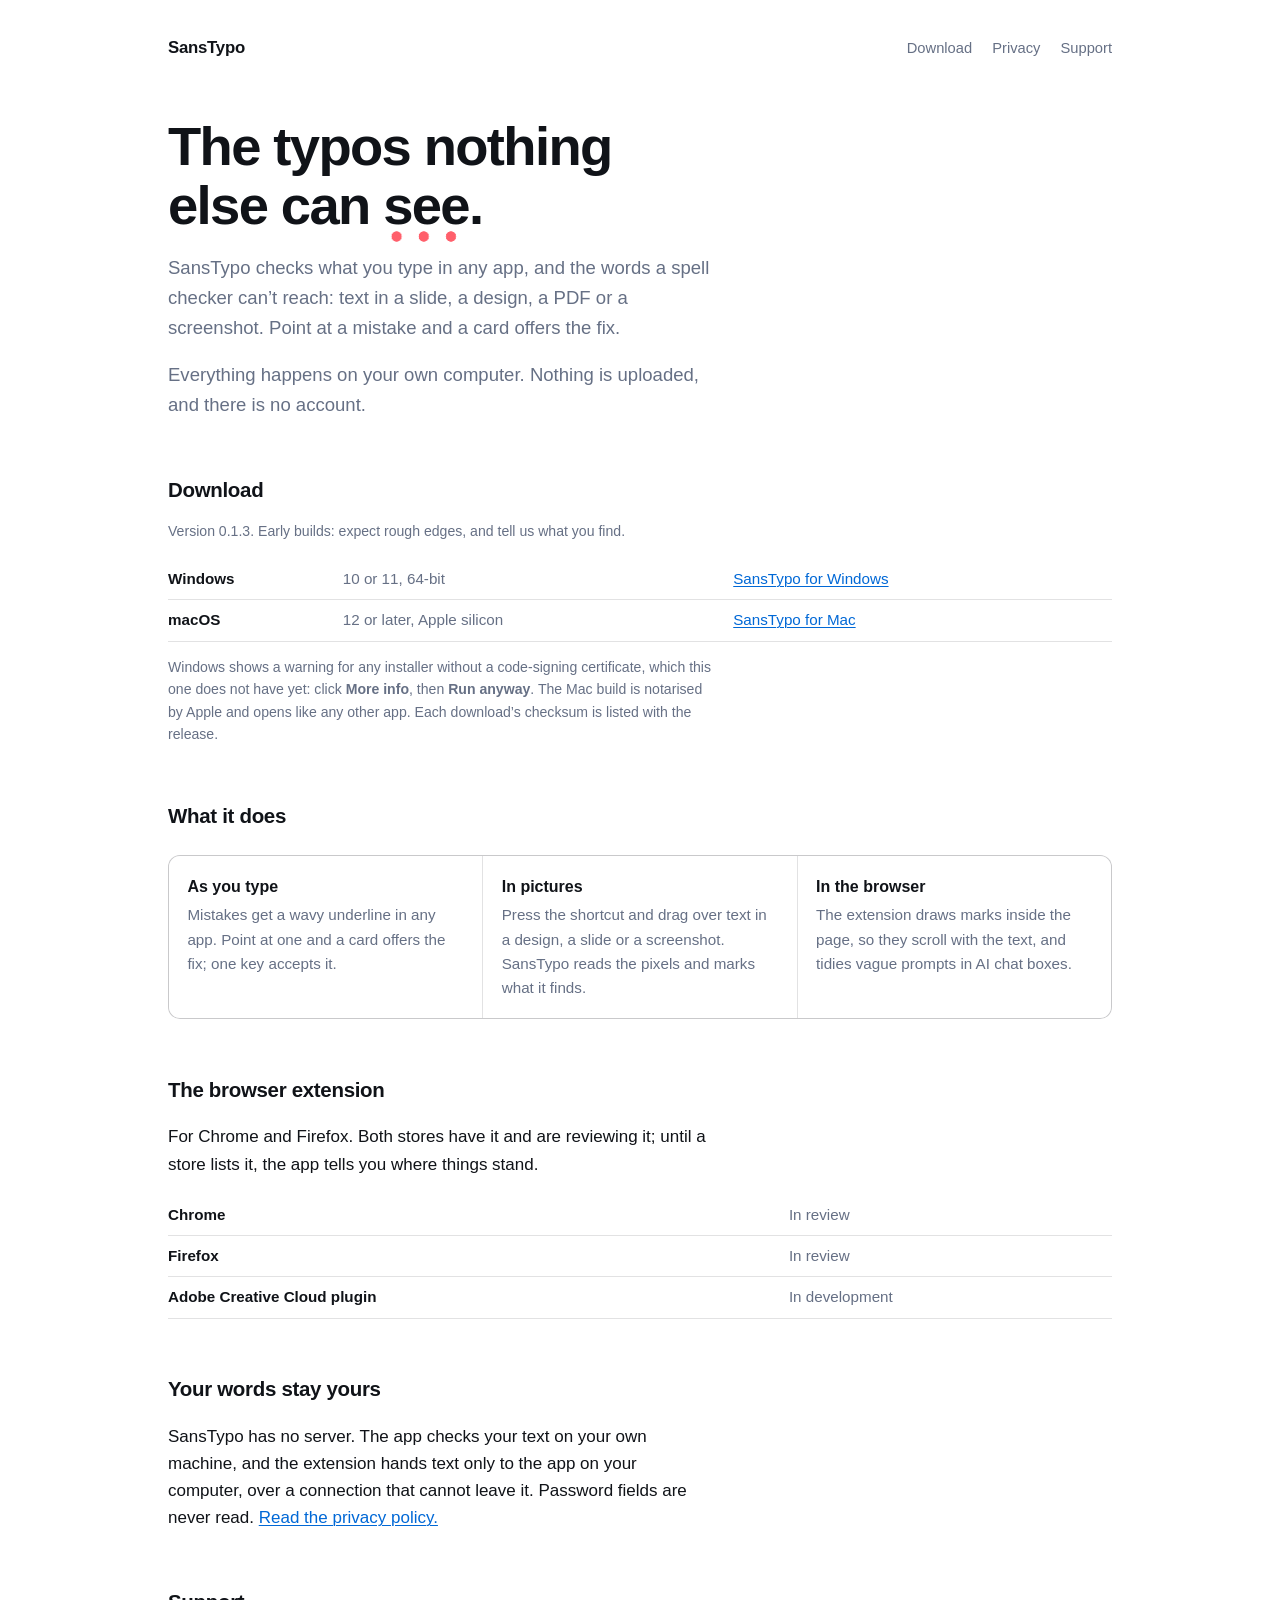
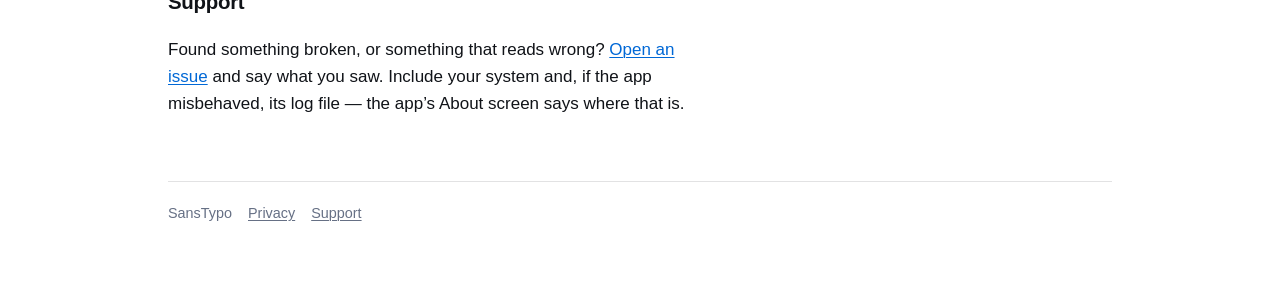
<file: index.html>
<!doctype html>
<html lang="en">
  <head>
    <meta charset="utf-8" />
    <meta name="viewport" content="width=device-width, initial-scale=1" />
    <title>SansTypo</title>
    <meta name="description" content="SansTypo marks spelling and grammar mistakes in the text field you are typing in, in any app, and fixes them with a click. Everything runs on your own computer." />
    <link rel="stylesheet" href="style.css" />
  </head>
  <body>
    <div class="page">
      <header class="top">
        <span class="word"><b>SansTypo</b></span>
        <nav>
          <a href="#get">Download</a>
          <a href="privacy.html">Privacy</a>
          <a href="#support">Support</a>
        </nav>
      </header>

      <h1>The typos nothing else can <span class="slip">see</span>.</h1>
      <p class="lead">
        SansTypo checks what you type in any app, and the words a spell checker can’t reach: text in a slide, a design, a PDF or a screenshot. Point at a
        mistake and a card offers the fix.
      </p>
      <p class="lead">Everything happens on your own computer. Nothing is uploaded, and there is no account.</p>

      <h2 id="get">Download</h2>
      <p class="note">Version 0.1.3. Early builds: expect rough edges, and tell us what you find.</p>
      <table>
        <tr>
          <th>Windows</th>
          <td class="state">10 or 11, 64-bit</td>
          <td><a href="https://github.com/waheedbolen/sanstypo-site/releases/download/v0.1.3/SansTypo-0.1.3-windows-x64.zip">SansTypo for Windows</a></td>
        </tr>
        <tr>
          <th>macOS</th>
          <td class="state">12 or later, Apple silicon</td>
          <td><a href="https://github.com/waheedbolen/sanstypo-site/releases/download/v0.1.3/SansTypo_0.1.3_aarch64.dmg">SansTypo for Mac</a></td>
        </tr>
      </table>
      <p class="note">
        Windows shows a warning for any installer without a code-signing certificate, which this one does not have yet: click <b>More info</b>, then
        <b>Run anyway</b>. The Mac build is notarised by Apple and opens like any other app. Each download’s checksum is listed with the release.
      </p>

      <h2>What it does</h2>
      <div class="grid three">
        <div class="cell">
          <h3>As you type</h3>
          <p>Mistakes get a wavy underline in any app. Point at one and a card offers the fix; one key accepts it.</p>
        </div>
        <div class="cell">
          <h3>In pictures</h3>
          <p>Press the shortcut and drag over text in a design, a slide or a screenshot. SansTypo reads the pixels and marks what it finds.</p>
        </div>
        <div class="cell">
          <h3>In the browser</h3>
          <p>The extension draws marks inside the page, so they scroll with the text, and tidies vague prompts in AI chat boxes.</p>
        </div>
      </div>

      <h2>The browser extension</h2>
      <p>For Chrome and Firefox. Both stores have it and are reviewing it; until a store lists it, the app tells you where things stand.</p>
      <table>
        <tr><th>Chrome</th><td class="state">In review</td></tr>
        <tr><th>Firefox</th><td class="state">In review</td></tr>
        <tr><th>Adobe Creative Cloud plugin</th><td class="state">In development</td></tr>
      </table>

      <h2>Your words stay yours</h2>
      <p>
        SansTypo has no server. The app checks your text on your own machine, and the extension hands text only to the app on your computer, over a
        connection that cannot leave it. Password fields are never read. <a href="privacy.html">Read the privacy policy.</a>
      </p>

      <h2 id="support">Support</h2>
      <p>
        Found something broken, or something that reads wrong? <a href="https://github.com/waheedbolen/sanstypo-site/issues">Open an issue</a> and say what you saw. Include your system and,
        if the app misbehaved, its log file — the app’s About screen says where that is.
      </p>

      <footer>
        <span>SansTypo</span>
        <a href="privacy.html">Privacy</a>
        <a href="https://github.com/waheedbolen/sanstypo-site/issues">Support</a>
      </footer>
    </div>
  </body>
</html>
</file>
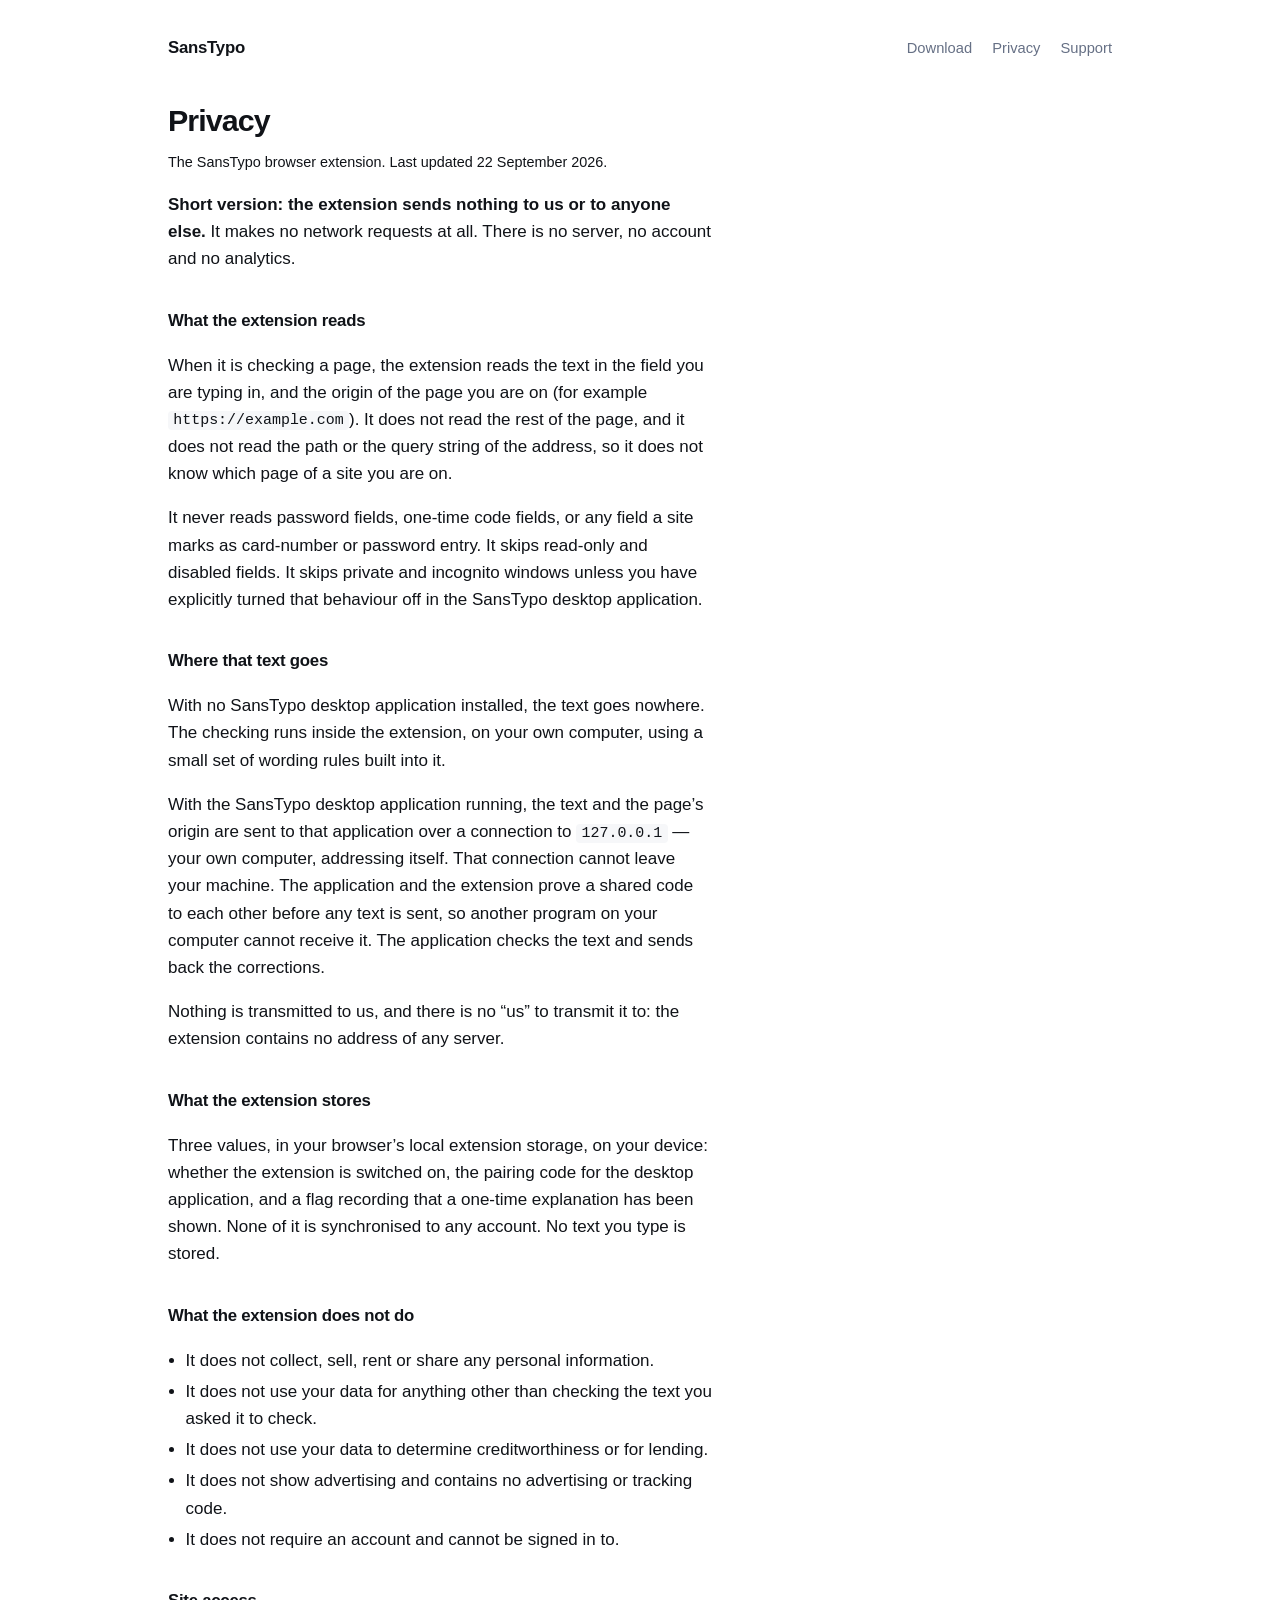
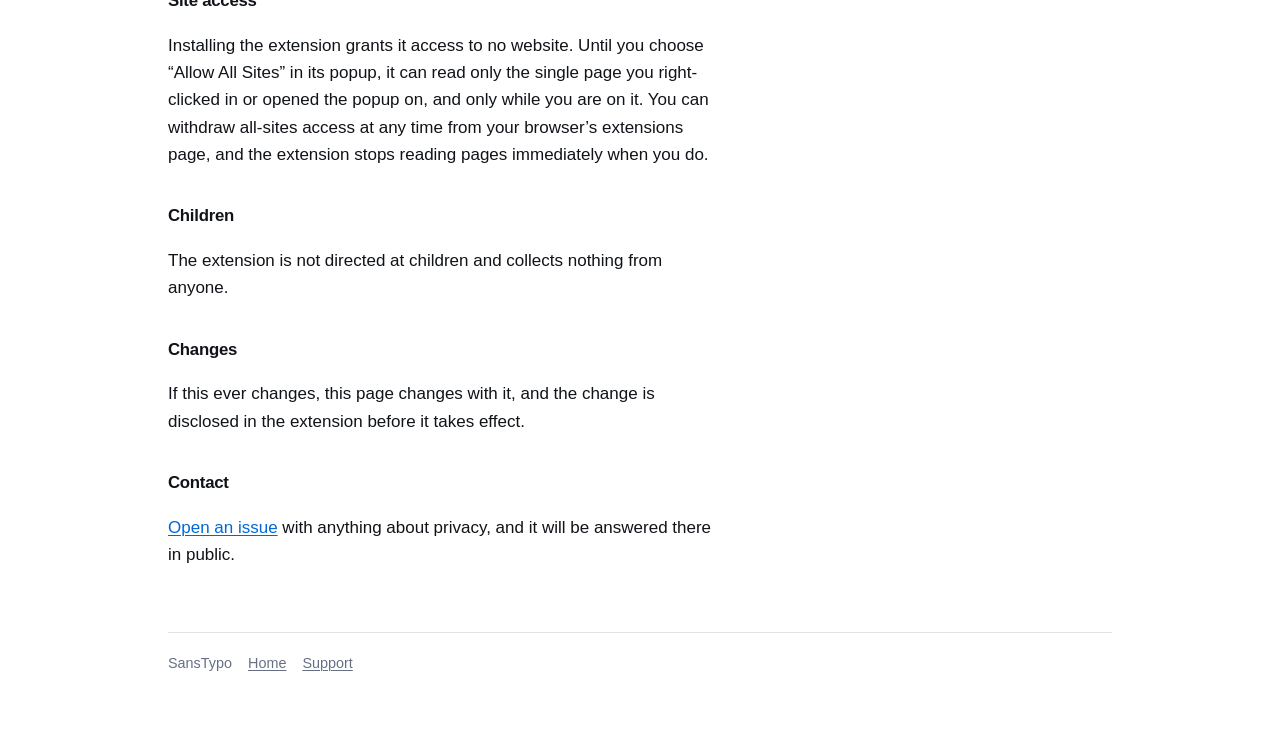
<file: privacy.html>
<!doctype html>
<html lang="en">
  <head>
    <meta charset="utf-8" />
    <meta name="viewport" content="width=device-width, initial-scale=1" />
    <title>SansTypo — Privacy</title>
    <meta name="description" content="The SansTypo browser extension sends nothing to anyone. It makes no network requests, has no server, no account and no analytics." />
    <link rel="stylesheet" href="style.css" />
  </head>
  <body>
    <div class="page">
      <header class="top">
        <span class="word"><a href="index.html" style="color: inherit; text-decoration: none"><b>SansTypo</b></a></span>
        <nav>
          <a href="index.html#get">Download</a>
          <a href="privacy.html">Privacy</a>
          <a href="index.html#support">Support</a>
        </nav>
      </header>

      <div class="doc">
        <h1 style="font-size: 1.9rem; margin-top: 2.6rem">Privacy</h1>
        <p class="stamp">The SansTypo browser extension. Last updated 22 September 2026.</p>

        <p>
          <b>Short version: the extension sends nothing to us or to anyone else.</b> It makes no network requests at all. There is no server, no account
          and no analytics.
        </p>

        <h2>What the extension reads</h2>
        <p>
          When it is checking a page, the extension reads the text in the field you are typing in, and the origin of the page you are on (for example
          <code>https://example.com</code>). It does not read the rest of the page, and it does not read the path or the query string of the address, so
          it does not know which page of a site you are on.
        </p>
        <p>
          It never reads password fields, one-time code fields, or any field a site marks as card-number or password entry. It skips read-only and
          disabled fields. It skips private and incognito windows unless you have explicitly turned that behaviour off in the SansTypo desktop
          application.
        </p>

        <h2>Where that text goes</h2>
        <p>
          With no SansTypo desktop application installed, the text goes nowhere. The checking runs inside the extension, on your own computer, using a
          small set of wording rules built into it.
        </p>
        <p>
          With the SansTypo desktop application running, the text and the page’s origin are sent to that application over a connection to
          <code>127.0.0.1</code> — your own computer, addressing itself. That connection cannot leave your machine. The application and the extension
          prove a shared code to each other before any text is sent, so another program on your computer cannot receive it. The application checks the
          text and sends back the corrections.
        </p>
        <p>Nothing is transmitted to us, and there is no “us” to transmit it to: the extension contains no address of any server.</p>

        <h2>What the extension stores</h2>
        <p>
          Three values, in your browser’s local extension storage, on your device: whether the extension is switched on, the pairing code for the
          desktop application, and a flag recording that a one-time explanation has been shown. None of it is synchronised to any account. No text you
          type is stored.
        </p>

        <h2>What the extension does not do</h2>
        <ul>
          <li>It does not collect, sell, rent or share any personal information.</li>
          <li>It does not use your data for anything other than checking the text you asked it to check.</li>
          <li>It does not use your data to determine creditworthiness or for lending.</li>
          <li>It does not show advertising and contains no advertising or tracking code.</li>
          <li>It does not require an account and cannot be signed in to.</li>
        </ul>

        <h2>Site access</h2>
        <p>
          Installing the extension grants it access to no website. Until you choose “Allow All Sites” in its popup, it can read only the single page you
          right-clicked in or opened the popup on, and only while you are on it. You can withdraw all-sites access at any time from your browser’s
          extensions page, and the extension stops reading pages immediately when you do.
        </p>

        <h2>Children</h2>
        <p>The extension is not directed at children and collects nothing from anyone.</p>

        <h2>Changes</h2>
        <p>If this ever changes, this page changes with it, and the change is disclosed in the extension before it takes effect.</p>

        <h2>Contact</h2>
        <p><a href="https://github.com/waheedbolen/sanstypo-site/issues">Open an issue</a> with anything about privacy, and it will be answered there in public.</p>
      </div>

      <footer>
        <span>SansTypo</span>
        <a href="index.html">Home</a>
        <a href="https://github.com/waheedbolen/sanstypo-site/issues">Support</a>
      </footer>
    </div>
  </body>
</html>
</file>
<file: style.css>
/* SansTypo — the product site. One stylesheet, no build step. */
:root {
  color-scheme: light dark;
  --ink: #101318;
  --paper: #ffffff;
  --muted: #667085;
  --line: rgba(16, 19, 24, 0.12);
  --blue: #0068d6;
  --blue-fill: #0071e3;
  --wash: #f6f7f9;
  --mark: #ff4d5a;
  --measure: 34rem;
}
@media (prefers-color-scheme: dark) {
  :root {
    --ink: #eceef2;
    --paper: #0d0f13;
    --muted: #98a2b3;
    --line: rgba(236, 238, 242, 0.16);
    --blue: #4aa3ff;
    --blue-fill: #0a84ff;
    --wash: #15181e;
  }
}
* { box-sizing: border-box; }
html { -webkit-text-size-adjust: 100%; }
body {
  margin: 0;
  background: var(--paper);
  color: var(--ink);
  font: 17px/1.6 ui-sans-serif, -apple-system, BlinkMacSystemFont, "Segoe UI", Roboto, "Helvetica Neue", Arial, sans-serif;
  font-feature-settings: "kern", "liga";
}
.page { max-width: 62rem; margin: 0 auto; padding: 0 1.5rem 5rem; }
header.top { display: flex; align-items: baseline; gap: 1rem; padding: 2.2rem 0 0; }
.word { font-size: 1.05rem; font-weight: 640; letter-spacing: -0.015em; }
.word b { font-weight: 640; }
.word .thin { font-weight: 300; color: var(--muted); }
nav { margin-left: auto; display: flex; gap: 1.25rem; font-size: 0.92rem; }
a { color: var(--blue); text-decoration-thickness: 1px; text-underline-offset: 2px; }
nav a { color: var(--muted); text-decoration: none; }
nav a:hover { color: var(--ink); }

h1 {
  font-size: clamp(2.1rem, 6vw, 3.4rem);
  line-height: 1.08;
  letter-spacing: -0.03em;
  font-weight: 660;
  margin: 3.5rem 0 0;
  max-width: 18ch;
  text-wrap: balance;
}
.lead { font-size: 1.16rem; color: var(--muted); max-width: var(--measure); margin: 1.1rem 0 0; }
/* The one flourish: the product's own underline, under a real misspelling. */
.slip { position: relative; white-space: nowrap; color: var(--ink); }
.slip::after {
  content: "";
  position: absolute; left: 0; right: 0; bottom: -0.18em; height: 0.34em;
  background: radial-gradient(circle at 0.25em 50%, var(--mark) 0.09em, transparent 0.1em) repeat-x;
  background-size: 0.5em 100%;
  opacity: 0.9;
}
h2 { font-size: 1.28rem; letter-spacing: -0.015em; margin: 3.4rem 0 0.2rem; }
h3 { font-size: 1rem; margin: 0 0 0.25rem; }
p { max-width: var(--measure); }
.muted { color: var(--muted); }
small, .small { font-size: 0.88rem; }

.grid { display: grid; gap: 1px; background: var(--line); border: 1px solid var(--line); border-radius: 12px; overflow: hidden; margin-top: 1.4rem; }
@media (min-width: 46rem) { .grid.three { grid-template-columns: repeat(3, 1fr); } }
.cell { background: var(--paper); padding: 1.1rem 1.15rem; }
.cell p { margin: 0; color: var(--muted); font-size: 0.95rem; }

.get { display: flex; flex-wrap: wrap; gap: 0.6rem; align-items: center; margin-top: 0.9rem; }
.btn {
  display: inline-block; background: var(--blue-fill); color: #fff; text-decoration: none;
  padding: 0.5rem 1rem; border-radius: 8px; font-size: 0.95rem; font-weight: 520;
}
.btn.quiet { background: transparent; color: var(--ink); border: 1px solid var(--line); }
.note { font-size: 0.88rem; color: var(--muted); }
table { border-collapse: collapse; width: 100%; margin-top: 1rem; font-size: 0.95rem; }
th, td { text-align: left; padding: 0.5rem 0.6rem 0.5rem 0; border-bottom: 1px solid var(--line); vertical-align: top; }
th { font-weight: 560; }
td.state { color: var(--muted); white-space: nowrap; }
code { font: 0.88em ui-monospace, SFMono-Regular, Menlo, monospace; background: var(--wash); padding: 0.1em 0.35em; border-radius: 4px; }
footer { margin-top: 4rem; padding-top: 1.2rem; border-top: 1px solid var(--line); color: var(--muted); font-size: 0.9rem; display: flex; gap: 1rem; flex-wrap: wrap; }
footer a { color: var(--muted); }

/* The policy reads as a document, not a landing page. */
.doc { max-width: var(--measure); }
.doc h2 { font-size: 1.05rem; margin: 2.2rem 0 0.3rem; }
.doc p, .doc li { color: var(--ink); }
.doc ul { padding-left: 1.1rem; }
.doc li { margin: 0.25rem 0; }
.stamp { color: var(--muted); font-size: 0.9rem; }
</file>
